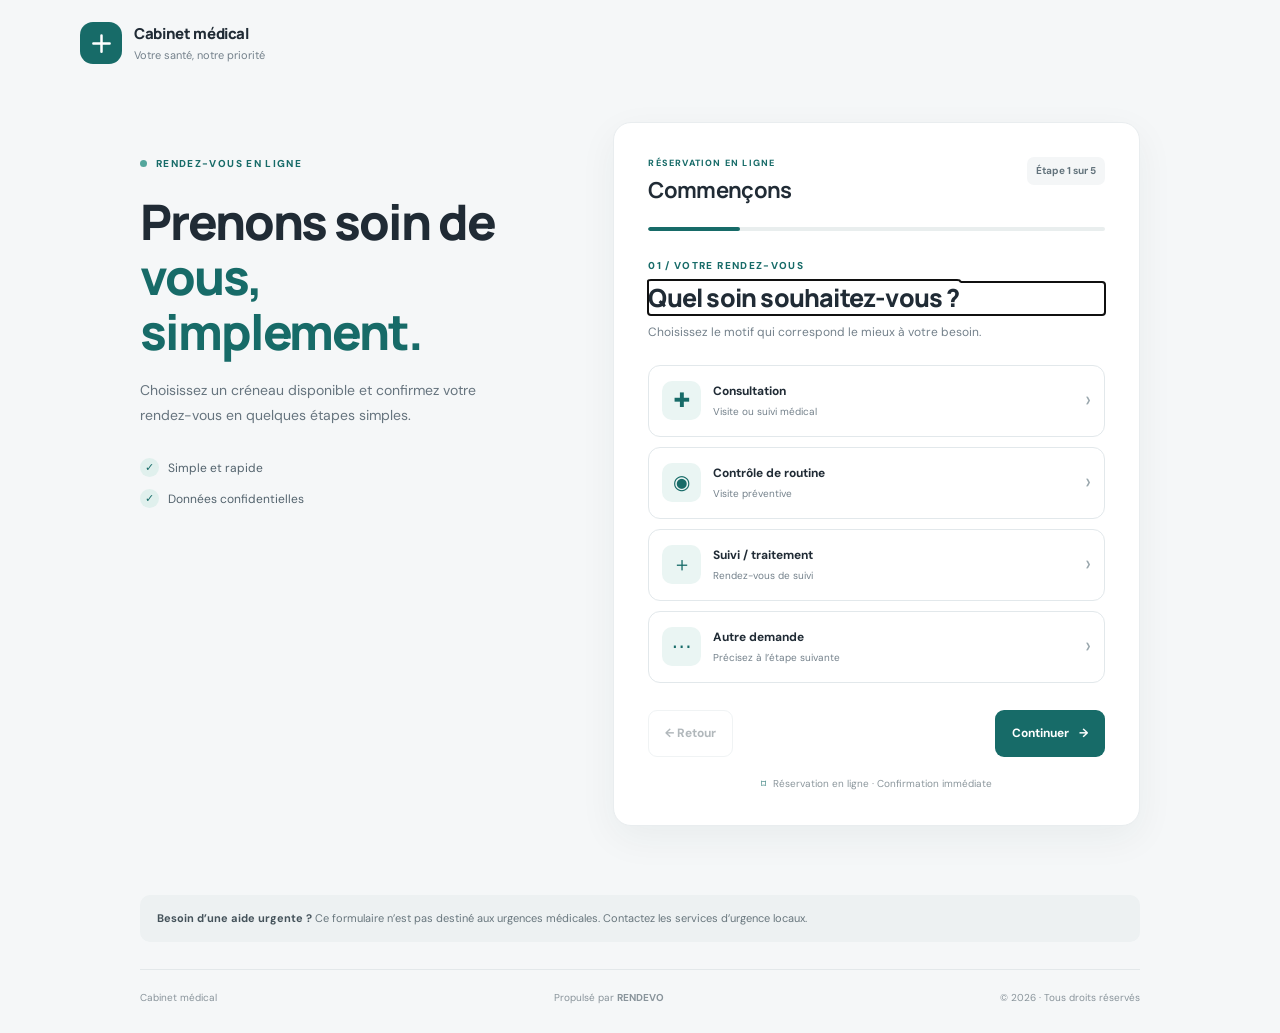
<file: index.html>
<!doctype html>
<html lang="fr">
<head>
  <meta charset="utf-8">
  <meta name="viewport" content="width=device-width, initial-scale=1">
  <meta name="theme-color" content="#f7f8fa">
  <meta name="description" content="Demandez un rendez-vous auprès de notre cabinet médical en quelques étapes simples.">
  <title>Prendre rendez-vous | Cabinet médical</title>
  <link rel="preconnect" href="https://fonts.googleapis.com">
  <link rel="preconnect" href="https://fonts.gstatic.com" crossorigin>
  <link href="https://fonts.googleapis.com/css2?family=DM+Sans:wght@400;500;600;700&family=Manrope:wght@400;500;600;700;800&display=swap" rel="stylesheet">
  <link rel="stylesheet" href="styles.css">
  <script src="config.js" defer></script>
  <script src="app.js" defer></script>
</head>
<body>
  <a class="skip-link" href="#booking">Passer au formulaire</a>
  <header class="site-header">
    <a class="brand" href="./" aria-label="Accueil du cabinet">
      <span class="brand-mark" aria-hidden="true">
        <svg viewBox="0 0 40 40" role="img"><path d="M20 7v26M7 20h26" fill="none" stroke="currentColor" stroke-width="4" stroke-linecap="round"/></svg>
      </span>
      <span class="brand-copy"><strong id="clinic-name">Cabinet médical</strong><small>Votre santé, notre priorité</small></span>
    </a>
    <a class="header-contact" id="header-phone" href="tel:" aria-label="Appeler le cabinet">
      <span class="contact-icon" aria-hidden="true">↗</span>
      <span><small>Une question ?</small><strong>Nous contacter</strong></span>
    </a>
  </header>

  <main id="booking" class="page-shell">
    <section class="intro" aria-labelledby="page-title">
      <p class="eyebrow"><span class="eyebrow-dot"></span> RENDEZ-VOUS EN LIGNE</p>
      <h1 id="page-title">Prenons soin de<br><span>vous, simplement.</span></h1>
      <p class="intro-copy">Choisissez un créneau disponible et confirmez votre rendez-vous en quelques étapes simples.</p>
      <div class="trust-row">
        <span><span class="trust-check" aria-hidden="true">✓</span> Simple et rapide</span>
        <span><span class="trust-check" aria-hidden="true">✓</span> Données confidentielles</span>
      </div>
    </section>

    <section class="booking-card" aria-labelledby="form-heading">
      <div class="card-topline">
        <div>
          <p class="card-kicker">RÉSERVATION EN LIGNE</p>
          <h2 id="form-heading">Commençons</h2>
        </div>
        <span class="step-counter" id="step-counter">Étape 1 sur 5</span>
      </div>

      <div class="progress-track" role="progressbar" aria-label="Progression du formulaire" aria-valuemin="1" aria-valuemax="5" aria-valuenow="1" id="progress-track">
        <span id="progress-fill"></span>
      </div>

      <div id="form-alert" class="form-alert" role="alert" hidden></div>

      <form id="appointment-form" novalidate>
        <div class="form-step is-active" data-step="1" aria-labelledby="step-title-1">
          <p class="step-label">01 / VOTRE RENDEZ-VOUS</p>
          <h3 id="step-title-1">Quel soin souhaitez-vous ?</h3>
          <p class="step-description">Choisissez le motif qui correspond le mieux à votre besoin.</p>
          <div class="choice-grid" id="service-options">
            <label class="choice-card"><input type="radio" name="service" value="Consultation générale" required><span class="choice-icon" aria-hidden="true">✚</span><span class="choice-text"><strong>Consultation</strong><small>Visite ou suivi médical</small></span><span class="choice-arrow" aria-hidden="true">›</span></label>
            <label class="choice-card"><input type="radio" name="service" value="Contrôle de routine" required><span class="choice-icon" aria-hidden="true">◉</span><span class="choice-text"><strong>Contrôle de routine</strong><small>Visite préventive</small></span><span class="choice-arrow" aria-hidden="true">›</span></label>
            <label class="choice-card"><input type="radio" name="service" value="Suivi / traitement" required><span class="choice-icon" aria-hidden="true">＋</span><span class="choice-text"><strong>Suivi / traitement</strong><small>Rendez-vous de suivi</small></span><span class="choice-arrow" aria-hidden="true">›</span></label>
            <label class="choice-card"><input type="radio" name="service" value="Autre demande" required><span class="choice-icon" aria-hidden="true">⋯</span><span class="choice-text"><strong>Autre demande</strong><small>Précisez à l’étape suivante</small></span><span class="choice-arrow" aria-hidden="true">›</span></label>
          </div>
        </div>

        <div class="form-step" data-step="2" aria-labelledby="step-title-2" hidden>
          <p class="step-label">02 / DATE ET HORAIRE</p>
          <h3 id="step-title-2">Quand êtes-vous disponible ?</h3>
          <p class="step-description">Choisissez une date pour afficher les horaires réellement disponibles.</p>
          <div class="field-group">
            <label for="preferred-date">Date souhaitée <span class="required">*</span></label>
            <input id="preferred-date" name="preferredDate" type="date" required>
            <small class="field-hint">Les dates passées ne sont pas acceptées.</small>
          </div>
          <div class="field-group">
            <label for="preferred-time">Heure disponible <span class="required">*</span></label>
            <select id="preferred-time" name="preferredTime" required disabled>
              <option value="">Choisissez d’abord une date</option>
            </select>
            <small class="field-hint" id="slot-status" aria-live="polite">Choisissez une date pour afficher les heures disponibles.</small>
          </div>
        </div>

        <div class="form-step" data-step="3" aria-labelledby="step-title-3" hidden>
          <p class="step-label">03 / VOS COORDONNÉES</p>
          <h3 id="step-title-3">Comment vous joindre ?</h3>
          <p class="step-description">Ces informations nous permettent de vous recontacter au sujet de votre demande.</p>
          <div class="field-group">
            <label for="full-name">Nom et prénom <span class="required">*</span></label>
            <input id="full-name" name="fullName" type="text" autocomplete="name" placeholder="Ex. Amine Benali" minlength="2" maxlength="100" required>
          </div>
          <div class="field-group">
            <label for="phone">Numéro de téléphone <span class="required">*</span></label>
            <input id="phone" name="phone" type="tel" inputmode="tel" autocomplete="tel" placeholder="Ex. 0550 12 34 56" maxlength="25" required>
            <small class="field-hint">Un numéro algérien ou international valide.</small>
          </div>
          <div class="field-group">
            <label for="email">Adresse e-mail <span class="required">*</span></label>
            <input id="email" name="email" type="email" autocomplete="email" placeholder="vous@exemple.com" maxlength="150" required>
          </div>
        </div>

        <div class="form-step" data-step="4" aria-labelledby="step-title-4" hidden>
          <p class="step-label">04 / INFORMATIONS COMPLÉMENTAIRES</p>
          <h3 id="step-title-4">Souhaitez-vous ajouter quelque chose ?</h3>
          <p class="step-description">Ne partagez pas de détails médicaux sensibles dans ce champ.</p>
          <div class="field-group">
            <label for="notes">Message au cabinet <span class="optional">(facultatif)</span></label>
            <textarea id="notes" name="notes" rows="5" maxlength="1000" placeholder="Une précision utile pour organiser votre rendez-vous…"></textarea>
            <div class="field-footer"><small class="field-hint">1 000 caractères maximum.</small><small id="notes-count">0 / 1000</small></div>
          </div>
          <div class="privacy-note"><span aria-hidden="true">⌑</span><p>Vos informations sont utilisées uniquement pour traiter votre demande de rendez-vous.</p></div>
        </div>

        <div class="form-step" data-step="5" aria-labelledby="step-title-5" hidden>
          <p class="step-label">05 / VÉRIFICATION</p>
          <h3 id="step-title-5">Confirmez votre rendez-vous</h3>
          <p class="step-description">Vérifiez vos informations et l’heure choisie avant de confirmer.</p>
          <dl class="review-list" id="review-list"></dl>
          <label class="consent-row"><input type="checkbox" id="privacy-consent" name="privacyConsent" required><span>J’accepte que le cabinet utilise ces informations pour traiter ma demande de rendez-vous. <span class="required">*</span></span></label>
          <p class="disclaimer">Votre créneau sera réservé immédiatement si les informations sont valides et que la disponibilité n’a pas changé.</p>
        </div>

        <div class="form-actions" id="form-actions">
          <button class="button button-secondary" id="back-button" type="button" disabled>← Retour</button>
          <button class="button button-primary" id="next-button" type="button">Continuer <span aria-hidden="true">→</span></button>
          <button class="button button-primary" id="submit-button" type="submit" hidden>Confirmer mon rendez-vous <span aria-hidden="true">→</span></button>
        </div>
        <p class="secure-footnote"><span aria-hidden="true">⌑</span> Réservation en ligne · Confirmation immédiate</p>
      </form>

      <section id="success-panel" class="success-panel" aria-labelledby="success-title" hidden>
        <div class="success-symbol" aria-hidden="true">✓</div>
        <p class="card-kicker">RÉSERVATION CONFIRMÉE</p>
        <h3 id="success-title">Votre rendez-vous est confirmé.</h3>
        <p id="success-message">Votre rendez-vous est confirmé. Conservez votre référence de réservation.</p>
        <p class="reference-line" id="request-reference" hidden></p>
        <button class="button button-secondary" id="new-request-button" type="button">Faire une nouvelle demande</button>
      </section>
    </section>
    <p class="emergency-note"><strong>Besoin d’une aide urgente ?</strong> Ce formulaire n’est pas destiné aux urgences médicales. Contactez les services d’urgence locaux.</p>
  </main>

  <footer class="site-footer">
    <span id="footer-clinic-name">Cabinet médical</span>
    <span>Propulsé par <strong>RENDEVO</strong></span>
    <span>© <span id="current-year"></span> · Tous droits réservés</span>
  </footer>
</body>
</html>
</file>
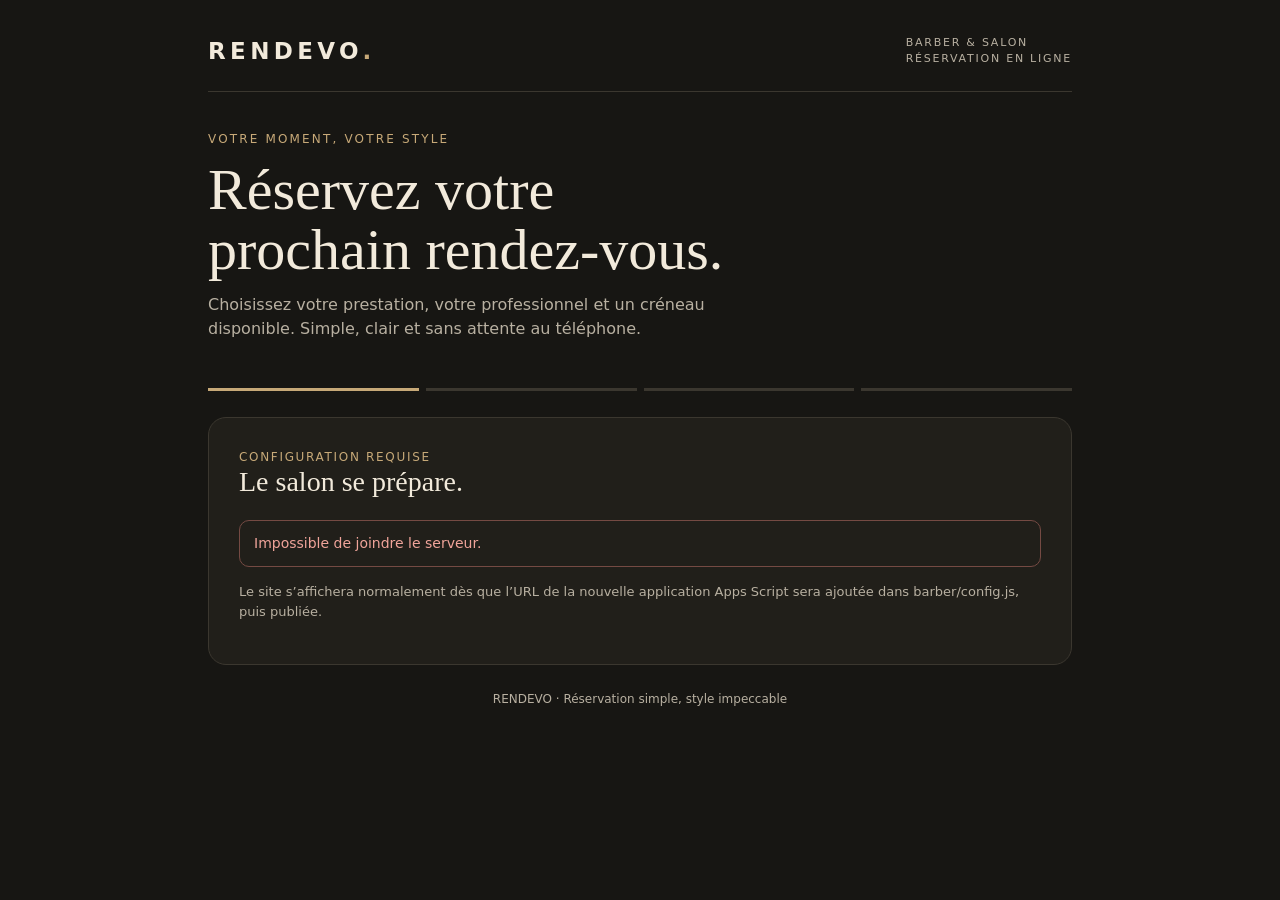
<file: barber/index.html>
<!doctype html>
<html lang="fr"><head><meta charset="utf-8"><meta name="viewport" content="width=device-width,initial-scale=1"><meta name="theme-color" content="#171613"><title>RENDEVO — Réservation</title><style>
:root{--bg:#171613;--panel:#211f1a;--cream:#f2eadb;--muted:#b8b0a1;--gold:#c7a978;--line:#3b372f;--red:#f0a49a}*{box-sizing:border-box}body{margin:0;background:var(--bg);color:var(--cream);font:16px/1.5 Inter,system-ui,-apple-system,Segoe UI,sans-serif}button,input,select,textarea{font:inherit}button{cursor:pointer}.wrap{max-width:900px;margin:auto;padding:24px 18px 64px}.top{display:flex;align-items:center;justify-content:space-between;border-bottom:1px solid var(--line);padding:10px 0 22px}.brand{font-size:23px;letter-spacing:.19em;font-weight:800}.brand span{color:var(--gold)}.tag{font-size:11px;color:var(--muted);letter-spacing:.16em;text-transform:uppercase}.hero{padding:38px 0 25px}.eyebrow{color:var(--gold);font-size:12px;letter-spacing:.18em;text-transform:uppercase}.hero h1{font:500 clamp(34px,7vw,58px)/1.05 Georgia,serif;margin:12px 0}.hero p{color:var(--muted);max-width:570px;margin:0}.progress{display:flex;gap:7px;margin:22px 0 26px}.progress i{height:3px;background:var(--line);flex:1}.progress i.on{background:var(--gold)}.panel{border:1px solid var(--line);background:var(--panel);border-radius:18px;padding:clamp(18px,4vw,30px)}.stephead{display:flex;justify-content:space-between;gap:15px;align-items:start;margin-bottom:22px}.stephead h2{font:500 28px Georgia,serif;margin:0}.stepnum{color:var(--gold);font-size:12px;letter-spacing:.14em}.cards{display:grid;grid-template-columns:repeat(auto-fit,minmax(190px,1fr));gap:11px}.choice{border:1px solid var(--line);background:#1b1a16;border-radius:12px;padding:16px;text-align:left;color:var(--cream);min-height:100px}.choice:hover,.choice.selected{border-color:var(--gold);background:#29251e}.choice strong{display:block;font-size:16px;margin-bottom:5px}.choice small{color:var(--muted)}.price{color:var(--gold);display:block;margin-top:12px}.fieldgrid{display:grid;grid-template-columns:1fr 1fr;gap:14px}.field{display:flex;flex-direction:column;gap:7px}.field.full{grid-column:1/-1}label{font-size:13px;color:var(--muted)}input,select,textarea{width:100%;background:#171613;color:var(--cream);border:1px solid var(--line);border-radius:10px;padding:13px;outline:none}input:focus,select:focus,textarea:focus{border-color:var(--gold)}.slots{display:grid;grid-template-columns:repeat(auto-fit,minmax(90px,1fr));gap:9px;margin-top:16px}.slot{padding:11px 6px;border:1px solid var(--line);background:#171613;border-radius:9px;color:var(--cream)}.slot.selected,.slot:hover{border-color:var(--gold);background:#30291f}.hint{color:var(--muted);font-size:13px}.actions{display:flex;justify-content:space-between;gap:12px;margin-top:26px}.btn{border-radius:999px;padding:12px 20px;border:1px solid var(--line);background:transparent;color:var(--cream);font-weight:650}.btn.primary{background:var(--gold);color:#191711;border-color:var(--gold)}.btn:disabled{opacity:.4;cursor:not-allowed}.notice{padding:12px 14px;border:1px solid var(--line);border-radius:10px;margin:15px 0;color:var(--muted);font-size:14px}.notice.error{border-color:#754a43;color:var(--red)}.summary{display:grid;gap:10px}.summary div{display:flex;justify-content:space-between;gap:15px;border-bottom:1px solid var(--line);padding:10px 0}.summary span{color:var(--muted)}.footer{text-align:center;color:var(--muted);font-size:12px;margin-top:25px}.hidden{display:none!important}@media(max-width:560px){.fieldgrid{grid-template-columns:1fr}.field.full{grid-column:auto}.top{align-items:start}.tag{text-align:right;max-width:130px}.hero{padding-top:29px}.actions .btn{padding:11px 15px}}
</style></head><body><main class="wrap"><header class="top"><div class="brand">RENDEVO<span>.</span></div><div class="tag">Barber & salon<br>Réservation en ligne</div></header><section class="hero"><div class="eyebrow">Votre moment, votre style</div><h1>Réservez votre<br>prochain rendez-vous.</h1><p>Choisissez votre prestation, votre professionnel et un créneau disponible. Simple, clair et sans attente au téléphone.</p></section><div class="progress" id="progress"><i class="on"></i><i></i><i></i><i></i></div><section class="panel"><div id="app"><div class="notice">Chargement des prestations…</div></div></section><div class="footer">RENDEVO · Réservation simple, style impeccable</div></main><script src="./config.js"></script><script>
const $=s=>document.querySelector(s);const state={step:0,service:"",staff:"",date:"",time:"",name:"",phone:"",email:"",notes:""};let config={services:[],staff:[],slots:[]};const esc=s=>String(s??"").replace(/[&<>"']/g,c=>({"&":"&amp;","<":"&lt;",">":"&gt;",'"':"&quot;","'":"&#39;"}[c]));const money=n=>Number(n||0).toLocaleString("fr-DZ")+" DA";function api(params){return new Promise((resolve,reject)=>{if(!window.RENDEVO_CONFIG?.API_URL||!window.RENDEVO_CONFIG.API_URL.startsWith("https://script.google.com/"))return reject(Error("Le backend n'est pas encore configuré."));const cb="rdv_"+Math.random().toString(36).slice(2);const timer=setTimeout(()=>{cleanup();reject(Error("Le serveur ne répond pas. Réessayez."))},15000);function cleanup(){clearTimeout(timer);delete window[cb];script.remove()}window[cb]=data=>{cleanup();data?.success?resolve(data):reject(Error(data?.message||"Une erreur est survenue."))};const u=new URL(window.RENDEVO_CONFIG.API_URL);Object.entries({...params,callback:cb}).forEach(([k,v])=>u.searchParams.set(k,v));const script=document.createElement("script");script.src=u.toString();script.onerror=()=>{cleanup();reject(Error("Impossible de joindre le serveur."))};document.body.appendChild(script)})}
function currentService(){return config.services.find(x=>x.id===state.service)}function currentStaff(){return config.staff.find(x=>x.id===state.staff)}function render(){[...$("#progress").children].forEach((e,i)=>e.classList.toggle("on",i<=state.step));const root=$("#app");if(state.step===0){root.innerHTML='<div class="stephead"><div><div class="stepnum">ÉTAPE 01 / 04</div><h2>Choisissez votre prestation</h2></div></div><div class="cards">'+config.services.map(s=>'<button class="choice '+(state.service===s.id?'selected':'')+'" data-service="'+esc(s.id)+'"><strong>'+esc(s.name)+'</strong><small>'+esc(s.duration)+' min</small><span class="price">'+money(s.price)+'</span></button>').join("")+'</div>'+(!config.services.length?'<div class="notice">Aucune prestation active. Demandez au salon de configurer ses services.</div>':'')+actions(false,"Continuer",!!state.service)}
else if(state.step===1){root.innerHTML='<div class="stephead"><div><div class="stepnum">ÉTAPE 02 / 04</div><h2>Choisissez votre professionnel</h2></div></div><div class="cards"><button class="choice '+(state.staff==="any"?'selected':'')+'" data-staff="any"><strong>Premier disponible</strong><small>Le professionnel disponible le plus tôt</small></button>'+config.staff.map(s=>'<button class="choice '+(state.staff===s.id?'selected':'')+'" data-staff="'+esc(s.id)+'"><strong>'+esc(s.name)+'</strong><small>'+esc(s.role||"Professionnel")+'</small></button>').join("")+'</div>'+actions(true,"Choisir un créneau",!!state.staff)}
else if(state.step===2){root.innerHTML='<div class="stephead"><div><div class="stepnum">ÉTAPE 03 / 04</div><h2>Date et horaire</h2></div></div><div class="field"><label for="date">Date souhaitée</label><input id="date" type="date" min="'+new Date(Date.now()-new Date().getTimezoneOffset()*60000).toISOString().slice(0,10)+'" value="'+esc(state.date)+'"></div><div id="slotarea"><p class="hint">Sélectionnez une date pour afficher les créneaux disponibles.</p></div>'+actions(true,"Continuer",!!(state.date&&state.time))}
else if(state.step===3){root.innerHTML='<div class="stephead"><div><div class="stepnum">ÉTAPE 04 / 04</div><h2>Vos coordonnées</h2></div></div><div class="fieldgrid"><div class="field"><label for="name">Nom et prénom *</label><input id="name" maxlength="100" autocomplete="name" value="'+esc(state.name)+'" required></div><div class="field"><label for="phone">Téléphone *</label><input id="phone" type="tel" maxlength="30" autocomplete="tel" value="'+esc(state.phone)+'" required placeholder="06 xx xx xx xx"></div><div class="field full"><label for="email">E-mail (facultatif)</label><input id="email" type="email" maxlength="150" autocomplete="email" value="'+esc(state.email)+'"></div><div class="field full"><label for="notes">Précisions (facultatif)</label><textarea id="notes" maxlength="500" rows="3" placeholder="Ex. : coupe souhaitée…">'+esc(state.notes)+'</textarea></div></div><div class="notice" id="review"></div>'+actions(true,"Confirmer le rendez-vous",true)}
}
function actions(back,next,enabled){return '<div class="actions">'+(back?'<button class="btn" data-back>← Retour</button>':'<span></span>')+'<button class="btn primary" data-next '+(!enabled?'disabled':'')+'>'+next+' →</button></div>'}
function showSlots(slots){const a=$("#slotarea");if(!a)return;config.slots=slots;a.innerHTML=slots.length?'<p class="hint">Choisissez un créneau disponible.</p><div class="slots">'+slots.map(t=>'<button class="slot '+(state.time===t?'selected':'')+'" data-time="'+esc(t)+'">'+esc(t)+'</button>').join("")+'</div>':'<div class="notice">Aucun créneau disponible à cette date. Essayez une autre date ou un autre professionnel.</div>';const n=$('[data-next]');if(n)n.disabled=!state.time}
function message(text,error=false){let n=$("#msg");if(!n){n=document.createElement("div");n.id="msg";$("#app").prepend(n)}n.className="notice"+(error?" error":"");n.textContent=text}
$("#app").addEventListener("click",async e=>{const s=e.target.closest("[data-service]");if(s){state.service=s.dataset.service;state.time="";render();return}const st=e.target.closest("[data-staff]");if(st){state.staff=st.dataset.staff;state.time="";render();return}const tm=e.target.closest("[data-time]");if(tm){state.time=tm.dataset.time;render();await loadSlots(false);return}if(e.target.closest("[data-back]")){state.step=Math.max(0,state.step-1);render();return}if(e.target.closest("[data-next]")){if(state.step===0&&!state.service)return;if(state.step===1&&!state.staff)return;if(state.step===2&&(!state.date||!state.time))return;if(state.step===3){state.name=$("#name").value.trim();state.phone=$("#phone").value.trim();state.email=$("#email").value.trim();state.notes=$("#notes").value.trim();if(state.name.length<2||state.phone.length<6){message("Veuillez saisir un nom et un numéro de téléphone valides.",true);return}if(state.email&&!/^[^\s@]+@[^\s@]+\.[^\s@]+$/.test(state.email)){message("Vérifiez votre adresse e-mail.",true);return}await book();return}state.step++;render();if(state.step===2){const d=$("#date");d.addEventListener("change",async()=>{state.date=d.value;state.time="";await loadSlots(true)});if(state.date){d.value=state.date;await loadSlots(true)}}if(state.step===3){$("#review").textContent=currentService().name+" · "+(state.staff==="any"?"Premier disponible":currentStaff()?.name)+" · "+state.date+" à "+state.time+" · "+money(currentService().price)}}});
async function loadSlots(repaint){const d=$("#date");if(d)state.date=d.value;if(!state.date)return;const area=$("#slotarea");area.innerHTML='<div class="notice">Recherche des disponibilités…</div>';try{const r=await api({action:"availability",date:state.date,serviceId:state.service,staffId:state.staff});showSlots(r.slots||[])}catch(err){area.innerHTML='<div class="notice error">'+esc(err.message)+'</div>'}}
async function book(){const b=$('[data-next]');b.disabled=true;b.textContent="Confirmation…";try{const r=await api({action:"book",serviceId:state.service,staffId:state.staff,date:state.date,time:state.time,name:state.name,phone:state.phone,email:state.email,notes:state.notes});$("#progress").classList.add("hidden");$("#app").innerHTML='<div class="eyebrow">Rendez-vous enregistré</div><h2 style="font:500 32px Georgia,serif">C’est réservé.</h2><p class="hint">Conservez votre référence. Contactez le salon pour toute modification.</p><div class="summary"><div><span>Référence</span><strong>'+esc(r.reference)+'</strong></div><div><span>Prestation</span><strong>'+esc(currentService().name)+'</strong></div><div><span>Professionnel</span><strong>'+esc(r.staffName||"À confirmer")+'</strong></div><div><span>Date et heure</span><strong>'+esc(state.date)+" · "+esc(state.time)+'</strong></div><div><span>Prix indicatif</span><strong>'+money(currentService().price)+'</strong></div></div><p class="hint">Besoin d’annuler ? Utilisez ce lien privé : <a style="color:var(--gold)" href="./cancel.html?reference='+encodeURIComponent(r.reference)+'&token='+encodeURIComponent(r.cancelToken)+'">annuler ce rendez-vous</a>. Gardez-le confidentiel.</p>'}catch(err){render();message(err.message,true)}}
async function init(){try{const r=await api({action:"config"});config.services=r.services||[];config.staff=r.staff||[];render()}catch(e){$("#app").innerHTML='<div class="stephead"><div><div class="stepnum">CONFIGURATION REQUISE</div><h2>Le salon se prépare.</h2></div></div><div class="notice error">'+esc(e.message)+'</div><p class="hint">Le site s’affichera normalement dès que l’URL de la nouvelle application Apps Script sera ajoutée dans barber/config.js, puis publiée.</p>'}}init();
</script></body></html>
</file>
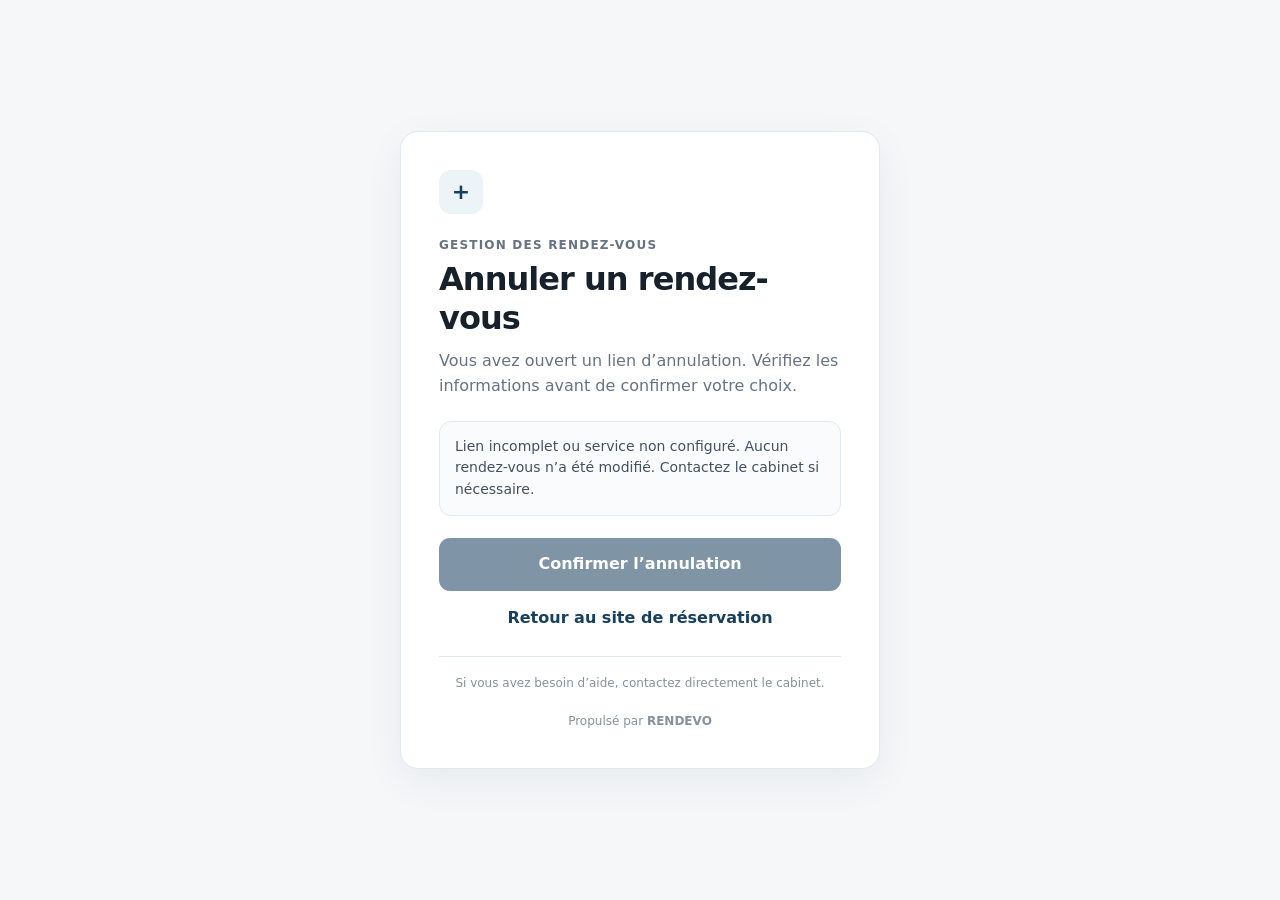
<file: cancel.html>
<!doctype html>
<html lang="fr">
<head>
  <meta charset="utf-8">
  <meta name="viewport" content="width=device-width, initial-scale=1">
  <meta name="theme-color" content="#f7f8fa">
  <title>Annulation de rendez-vous</title>
  <style>
    :root{color-scheme:light;--ink:#17212b;--muted:#667382;--line:#e3e8ee;--paper:#fff;--bg:#f5f7f9;--accent:#173f5f;--soft:#edf4f8}
    *{box-sizing:border-box}
    body{margin:0;min-height:100vh;background:var(--bg);color:var(--ink);font:16px/1.55 system-ui,-apple-system,BlinkMacSystemFont,"Segoe UI",sans-serif;display:grid;place-items:center;padding:24px}
    main{width:min(100%,480px);background:var(--paper);border:1px solid var(--line);border-radius:18px;padding:clamp(24px,6vw,38px);box-shadow:0 12px 40px rgba(20,40,60,.06)}
    .mark{width:44px;height:44px;border-radius:12px;background:var(--soft);display:grid;place-items:center;color:var(--accent);font-size:22px;font-weight:700}
    .eyebrow{margin:22px 0 6px;color:var(--muted);font-size:12px;font-weight:700;letter-spacing:.1em;text-transform:uppercase}
    h1{font-size:clamp(25px,6vw,32px);line-height:1.2;letter-spacing:-.03em;margin:0 0 12px}
    p{margin:0 0 16px;color:var(--muted)}
    .notice{margin:22px 0;padding:14px 15px;border:1px solid var(--line);border-radius:12px;background:#fafbfd;color:#44515f;font-size:14px}
    button{width:100%;border:0;border-radius:11px;padding:14px 18px;background:var(--accent);color:white;font:inherit;font-weight:650;cursor:pointer}
    button:disabled{opacity:.55;cursor:not-allowed}
    .secondary{display:block;margin-top:15px;text-align:center;color:var(--accent);font-weight:600;text-decoration:none}
    .status{margin-top:16px;font-size:14px;color:var(--muted);overflow-wrap:anywhere}
    .hidden{display:none}
    footer{margin-top:26px;border-top:1px solid var(--line);padding-top:17px;color:#87919c;font-size:12px;text-align:center}
  </style>
</head>
<body>
  <main>
    <div class="mark" aria-hidden="true">+</div>
    <div class="eyebrow">Gestion des rendez-vous</div>
    <h1>Annuler un rendez-vous</h1>
    <p>Vous avez ouvert un lien d’annulation. Vérifiez les informations avant de confirmer votre choix.</p>
    <div class="notice" id="notice" role="status">La vérification sécurisée de ce lien n’est pas encore activée. Votre rendez-vous n’a pas été modifié.</div>
    <button id="cancelButton" type="button" disabled>Confirmer l’annulation</button>
    <a class="secondary" href="./index.html">Retour au site de réservation</a>
    <p class="status" id="status" aria-live="polite"></p>
    <footer>Si vous avez besoin d’aide, contactez directement le cabinet.<br><br>Propulsé par <strong>RENDEVO</strong></footer>
  </main>
  <script src="./config.js"></script>
  <script>
    // The server verifies the one-time token; a booking reference alone is never enough.
    (function () {
      const notice = document.getElementById("notice");
      const button = document.getElementById("cancelButton");
      const status = document.getElementById("status");
      const params = new URLSearchParams(window.location.search);
      const reference = params.get("ref");
      const token = params.get("token");

      const endpoint = window.BOOKING_CONFIG && window.BOOKING_CONFIG.appsScriptUrl;
      if (!reference || !token || !endpoint) {
        notice.textContent = "Lien incomplet ou service non configuré. Aucun rendez-vous n’a été modifié. Contactez le cabinet si nécessaire.";
        button.disabled = true;
      } else {
        notice.textContent = "Référence : " + reference + ". Si vous confirmez, le rendez-vous sera annulé et le lien ne pourra plus être réutilisé.";
        button.disabled = false;
      }
      button.addEventListener("click", async function () {
        if (!reference || !token || !endpoint || button.disabled) return;
        const accepted = window.confirm("Confirmez-vous l’annulation de ce rendez-vous ? Cette action ne peut pas être annulée ici.");
        if (!accepted) return;
        button.disabled = true;
        button.textContent = "Annulation en cours…";
        status.textContent = "";
        try {
          const response = await fetch(endpoint, {
            method: "POST",
            redirect: "follow",
            headers: { "Content-Type": "text/plain;charset=utf-8" },
            body: JSON.stringify({ action: "cancel", reference: reference, token: token })
          });
          if (!response.ok) throw new Error("Le service est temporairement indisponible.");
          const result = await response.json();
          if (!result || result.success !== true) throw new Error(result && result.message ? result.message : "L’annulation n’a pas abouti.");
          notice.textContent = result.message || "Votre rendez-vous a été annulé.";
          button.textContent = "Rendez-vous annulé";
          status.textContent = "Vous pouvez fermer cette page.";
        } catch (error) {
          button.disabled = false;
          button.textContent = "Réessayer l’annulation";
          status.textContent = (error && error.message ? error.message : "Erreur de connexion.") + " Si le problème persiste, contactez le cabinet. Vérifiez le statut dans le tableau avant de réessayer.";
        }
      });
    })();
  </script>
</body>
</html>
</file>
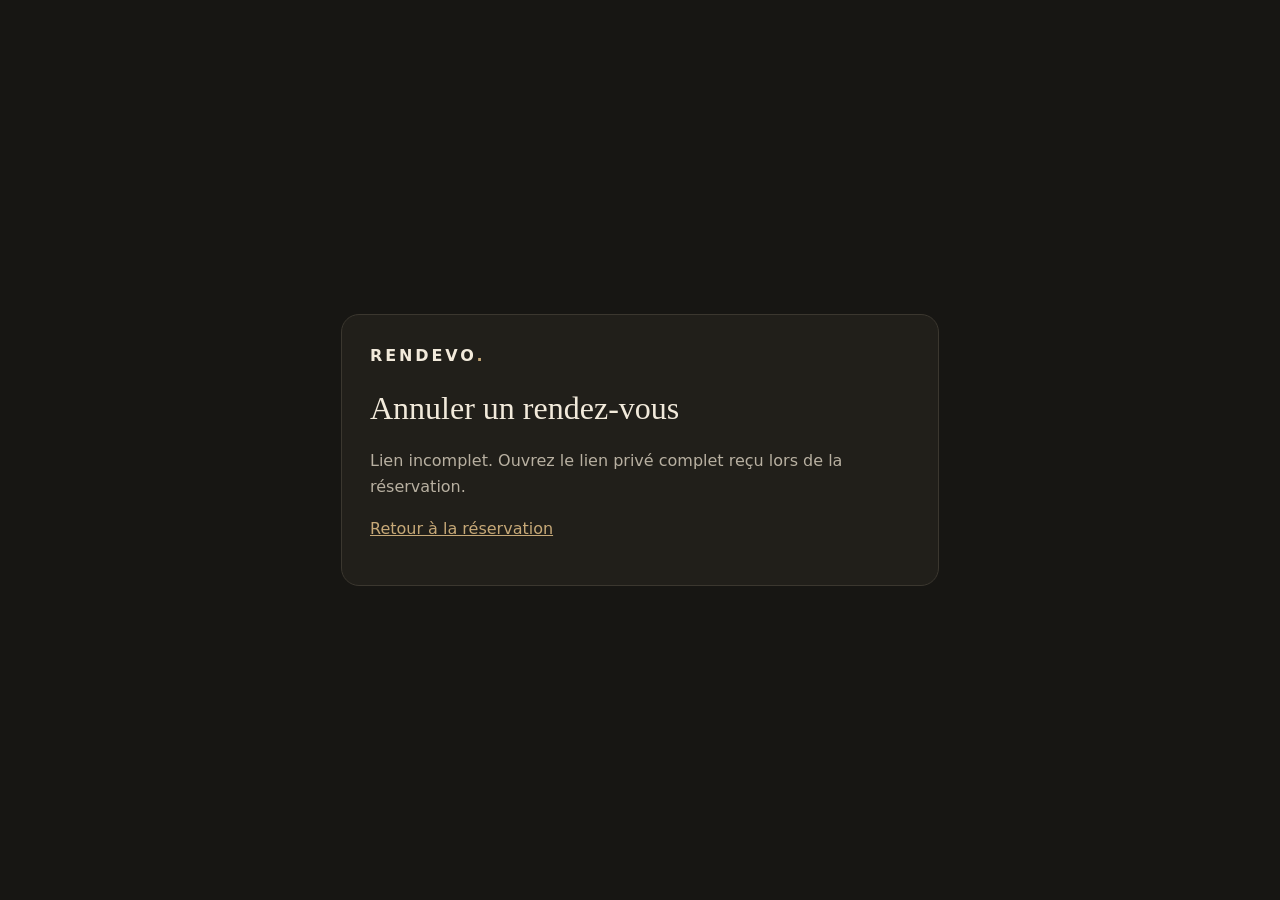
<file: barber/cancel.html>
<!doctype html><html lang="fr"><head><meta charset="utf-8"><meta name="viewport" content="width=device-width,initial-scale=1"><title>Annulation — RENDEVO</title><style>body{margin:0;background:#171613;color:#f2eadb;font:16px/1.6 system-ui,sans-serif;display:grid;min-height:100vh;place-items:center}.card{width:min(540px,calc(100% - 36px));padding:28px;border:1px solid #3b372f;border-radius:18px;background:#211f1a}h1{font:500 32px Georgia,serif}.brand{letter-spacing:.18em;font-weight:800}.brand span{color:#c7a978}.msg{color:#b8b0a1}.btn{background:#c7a978;color:#191711;border:0;border-radius:30px;padding:12px 18px;font-weight:700;cursor:pointer}a{color:#c7a978}</style></head><body><main class="card"><div class="brand">RENDEVO<span>.</span></div><h1>Annuler un rendez-vous</h1><p class="msg" id="status">Vérification du lien…</p><button class="btn" id="cancel" hidden>Confirmer l’annulation</button><p><a href="./">Retour à la réservation</a></p></main><script src="./config.js"></script><script>const q=new URLSearchParams(location.search),ref=q.get("reference"),token=q.get("token"),status=document.querySelector("#status"),btn=document.querySelector("#cancel");function call(params){return new Promise((resolve,reject)=>{if(!window.RENDEVO_CONFIG?.API_URL||!window.RENDEVO_CONFIG.API_URL.startsWith("https://script.google.com/"))return reject(Error("Le backend n’est pas encore configuré."));const cb="cancel_"+Math.random().toString(36).slice(2),u=new URL(window.RENDEVO_CONFIG.API_URL);Object.entries({...params,callback:cb}).forEach(([k,v])=>u.searchParams.set(k,v));const s=document.createElement("script"),t=setTimeout(()=>{delete window[cb];s.remove();reject(Error("Délai dépassé."))},15000);function done(){clearTimeout(t);delete window[cb];s.remove()}window[cb]=d=>{done();d?.success?resolve(d):reject(Error(d?.message||"Erreur"))};s.onerror=()=>{done();reject(Error("Serveur inaccessible."))};s.src=u.toString();document.body.appendChild(s)})}if(ref&&token){status.textContent="Référence : "+ref+". Confirmez uniquement si vous souhaitez annuler.";btn.hidden=false}else status.textContent="Lien incomplet. Ouvrez le lien privé complet reçu lors de la réservation.";btn.onclick=async()=>{btn.disabled=true;status.textContent="Annulation en cours…";try{const r=await call({action:"cancel",reference:ref,token});status.textContent=r.message;btn.hidden=true}catch(e){status.textContent=e.message;btn.disabled=false}}</script></body></html>
</file>
<file: styles.css>
:root {
  color-scheme: light;
  --ink: #202b35;
  --muted: #74818b;
  --line: #e2e8eb;
  --paper: #ffffff;
  --canvas: #f5f7f8;
  --teal: #176b68;
  --teal-dark: #105653;
  --teal-soft: #eaf5f3;
  --danger: #b42318;
  --radius: 18px;
  font-family: "DM Sans", system-ui, -apple-system, BlinkMacSystemFont, "Segoe UI", sans-serif;
  font-synthesis: none;
  text-rendering: optimizeLegibility;
  -webkit-font-smoothing: antialiased;
  -moz-osx-font-smoothing: grayscale;
}
* { box-sizing: border-box; }
html { min-width: 320px; background: var(--canvas); scroll-behavior: auto; }
body { margin: 0; color: var(--ink); background: var(--canvas); font-size: 15px; line-height: 1.55; }
button, input, textarea, select { font: inherit; }
button, a, input, textarea, select { -webkit-tap-highlight-color: transparent; }
a { color: inherit; }
button:focus-visible, a:focus-visible, input:focus-visible, textarea:focus-visible, select:focus-visible { outline: 3px solid #8ac8c2; outline-offset: 3px; }
[hidden] { display: none !important; }
.skip-link { position: absolute; z-index: 10; top: 8px; left: 8px; padding: 10px 14px; transform: translateY(-150%); background: white; border: 1px solid var(--line); border-radius: 8px; }
.skip-link:focus { transform: translateY(0); }
.site-header { width: min(1120px, calc(100% - 48px)); margin: 0 auto; min-height: 86px; display: flex; align-items: center; justify-content: space-between; gap: 20px; }
.brand { display: inline-flex; align-items: center; gap: 12px; text-decoration: none; min-width: 0; }
.brand-mark { width: 42px; height: 42px; display: grid; place-items: center; color: white; background: var(--teal); border-radius: 13px; flex: 0 0 auto; }
.brand-mark svg { width: 25px; height: 25px; }
.brand-copy { display: flex; flex-direction: column; line-height: 1.3; }
.brand-copy strong { font-family: Manrope, sans-serif; font-size: 15px; font-weight: 800; letter-spacing: -.35px; }
.brand-copy small { margin-top: 4px; color: var(--muted); font-size: 11px; }
.header-contact { display: flex; align-items: center; gap: 10px; text-decoration: none; }
.contact-icon { width: 37px; height: 37px; display: grid; place-items: center; border: 1px solid var(--line); border-radius: 50%; color: var(--teal); background: white; font-size: 18px; }
.header-contact span:last-child { display: flex; flex-direction: column; line-height: 1.35; }
.header-contact small { color: var(--muted); font-size: 11px; }
.header-contact strong { font-size: 12px; font-weight: 700; }
.page-shell { width: min(1000px, calc(100% - 40px)); margin: 36px auto 0; display: grid; grid-template-columns: minmax(0, .86fr) minmax(0, 1.14fr); align-items: start; gap: clamp(30px, 6vw, 76px); }
.intro { padding-top: 34px; }
.eyebrow, .card-kicker, .step-label { margin: 0; color: var(--teal); font-size: 10px; font-weight: 800; letter-spacing: 1.35px; }
.eyebrow { display: flex; align-items: center; gap: 9px; }
.eyebrow-dot { width: 7px; height: 7px; border-radius: 50%; background: #53a69c; }
h1, h2, h3, p { overflow-wrap: anywhere; }
h1 { margin: 22px 0 18px; font-family: Manrope, sans-serif; font-size: clamp(34px, 4.3vw, 49px); font-weight: 800; letter-spacing: -2.1px; line-height: 1.13; }
h1 span { color: var(--teal); }
.intro-copy { max-width: 360px; margin: 0; color: #66747e; font-size: 14px; line-height: 1.85; }
.trust-row { display: flex; flex-direction: column; gap: 12px; margin-top: 29px; color: #53636d; font-size: 12px; }
.trust-row > span { display: flex; align-items: center; gap: 9px; }
.trust-check { display: grid; place-items: center; width: 19px; height: 19px; border-radius: 50%; background: #e0f0ed; color: var(--teal); font-size: 11px; font-weight: 800; }
.booking-card { min-width: 0; padding: clamp(22px, 3.4vw, 34px); background: var(--paper); border: 1px solid #e9edef; border-radius: var(--radius); box-shadow: 0 12px 38px rgba(25, 48, 56, .055); }
.card-topline { display: flex; justify-content: space-between; align-items: flex-start; gap: 12px; }
.card-kicker { font-size: 9px; letter-spacing: 1.2px; }
.card-topline h2 { margin: 5px 0 0; font-family: Manrope, sans-serif; font-size: 22px; line-height: 1.3; letter-spacing: -.65px; }
.step-counter { flex: 0 0 auto; padding: 6px 9px; color: #63737c; background: #f4f6f7; border-radius: 7px; font-size: 10px; font-weight: 700; }
.progress-track { height: 4px; margin: 22px 0 27px; overflow: hidden; background: #e9eeee; border-radius: 99px; }
.progress-track span { display: block; width: 20%; height: 100%; background: var(--teal); border-radius: inherit; }
.form-step h3, .success-panel h3 { margin: 9px 0 7px; font-family: Manrope, sans-serif; font-size: clamp(21px, 2.7vw, 25px); font-weight: 800; letter-spacing: -.8px; line-height: 1.3; }
.step-description { margin: 0 0 22px; color: var(--muted); font-size: 12px; line-height: 1.75; }
.choice-grid { display: grid; gap: 10px; }
.choice-card { position: relative; display: flex; align-items: center; gap: 12px; min-height: 72px; padding: 13px; border: 1px solid var(--line); border-radius: 12px; cursor: pointer; transition: border-color .12s ease, background-color .12s ease; }
.choice-card:has(input:checked) { border-color: var(--teal); background: #f3faf8; box-shadow: inset 0 0 0 1px var(--teal); }
.choice-card:focus-within { outline: 3px solid #b8deda; outline-offset: 2px; }
.choice-card input { position: absolute; opacity: 0; pointer-events: none; }
.choice-icon { display: grid; place-items: center; width: 39px; height: 39px; flex: 0 0 auto; color: var(--teal); background: var(--teal-soft); border-radius: 10px; font-size: 20px; }
.choice-text { display: flex; min-width: 0; flex: 1; flex-direction: column; gap: 3px; }
.choice-text strong { font-size: 12px; font-weight: 700; }
.choice-text small { color: var(--muted); font-size: 10px; }
.choice-arrow { color: #9aa7ad; font-size: 22px; }
.field-group { display: flex; flex-direction: column; gap: 8px; margin: 0 0 20px; }
.field-group > label, .fieldset-reset legend { color: #35434c; font-size: 12px; font-weight: 700; }
.required { color: #bd5149; }
.optional { color: #89949b; font-size: 10px; font-weight: 500; }
.field-group input, .field-group textarea, .field-group select { width: 100%; min-width: 0; padding: 13px 14px; color: var(--ink); background: #fff; border: 1px solid #dce4e7; border-radius: 9px; outline: none; font-size: 13px; }
.field-group input, .field-group select { min-height: 47px; }
.field-group textarea { min-height: 115px; resize: vertical; }
.field-group input::placeholder, .field-group textarea::placeholder { color: #a3adb2; }
.field-group input:focus, .field-group textarea:focus, .field-group select:focus { border-color: var(--teal); box-shadow: 0 0 0 3px #e5f3f1; }
.field-group select:disabled { color: #89949b; background: #f8fafb; cursor: wait; }
.field-hint { color: #89949b; font-size: 10px; }
.fieldset-reset { min-width: 0; padding: 0; border: 0; }
.fieldset-reset legend { margin-bottom: 10px; }
.time-grid { display: grid; grid-template-columns: repeat(3, minmax(0, 1fr)); gap: 8px; }
.time-option { cursor: pointer; }
.time-option input { position: absolute; opacity: 0; }
.time-option span { display: grid; min-height: 46px; place-items: center; padding: 8px 4px; border: 1px solid var(--line); border-radius: 9px; color: #52616a; font-size: 10px; text-align: center; }
.time-option input:checked + span { border-color: var(--teal); color: var(--teal-dark); background: var(--teal-soft); font-weight: 700; }
.time-option input:focus-visible + span { outline: 3px solid #8ac8c2; outline-offset: 2px; }
.field-footer { display: flex; justify-content: space-between; gap: 12px; }
.field-footer > small:last-child { color: #89949b; font-size: 10px; }
.privacy-note { display: flex; align-items: flex-start; gap: 11px; padding: 13px; background: #f5f8f8; border-radius: 10px; color: #66747e; }
.privacy-note > span { color: var(--teal); font-size: 18px; line-height: 1; }
.privacy-note p { margin: 0; font-size: 10px; line-height: 1.7; }
.form-actions { display: flex; justify-content: space-between; gap: 12px; margin-top: 27px; }
.button { display: inline-flex; justify-content: center; align-items: center; gap: 10px; min-height: 47px; padding: 11px 16px; border: 1px solid transparent; border-radius: 9px; cursor: pointer; font-size: 12px; font-weight: 700; }
.button:disabled { cursor: not-allowed; opacity: .42; }
.button-primary { color: white; background: var(--teal); }
.button-primary:hover:not(:disabled) { background: var(--teal-dark); }
.button-secondary { color: #485760; background: white; border-color: #dce4e7; }
.button-secondary:hover:not(:disabled) { background: #f6f8f8; }
.secure-footnote { display: flex; justify-content: center; align-items: center; gap: 7px; margin: 19px 0 0; color: #8b969c; font-size: 10px; text-align: center; }
.secure-footnote span { color: var(--teal); }
.form-alert { margin: 0 0 18px; padding: 11px 13px; color: #8e241c; background: #fff1f0; border: 1px solid #f3cfcc; border-radius: 9px; font-size: 12px; }
.review-list { margin: 0 0 22px; border-top: 1px solid var(--line); }
.review-row { display: grid; grid-template-columns: minmax(95px, .8fr) minmax(0, 1.2fr); gap: 12px; padding: 12px 0; border-bottom: 1px solid var(--line); }
.review-row dt { color: var(--muted); font-size: 11px; }
.review-row dd { margin: 0; color: #34434b; font-size: 11px; font-weight: 700; overflow-wrap: anywhere; }
.consent-row { display: flex; align-items: flex-start; gap: 10px; color: #5d6a72; font-size: 11px; line-height: 1.7; cursor: pointer; }
.consent-row input { flex: 0 0 auto; width: 17px; height: 17px; margin-top: 2px; accent-color: var(--teal); }
.disclaimer { margin: 15px 0 0; padding-left: 12px; border-left: 2px solid #a7cfca; color: #78858c; font-size: 10px; line-height: 1.7; }
.success-panel { padding: 20px 0 2px; text-align: center; }
.success-symbol { display: grid; place-items: center; width: 54px; height: 54px; margin: 0 auto 18px; border-radius: 50%; color: var(--teal); background: var(--teal-soft); font-size: 25px; font-weight: 700; }
.success-panel > p:not(.card-kicker) { color: var(--muted); font-size: 12px; line-height: 1.8; }
.success-panel .button { width: 100%; margin-top: 14px; }
.reference-line { padding: 9px; border-radius: 7px; background: #f4f7f7; font-weight: 700; }
.emergency-note { grid-column: 1 / -1; margin: -7px 0 0; padding: 14px 17px; color: #68767d; background: #edf1f2; border-radius: 10px; font-size: 11px; line-height: 1.7; }
.emergency-note strong { color: #44525a; }
.site-footer { width: min(1000px, calc(100% - 40px)); display: flex; justify-content: space-between; gap: 15px; margin: 27px auto 0; padding: 20px 0 28px; border-top: 1px solid #e3e8ea; color: #89949b; font-size: 10px; }
@media (max-width: 760px) {
  .site-header { width: calc(100% - 32px); min-height: 72px; }
  .brand-mark { width: 38px; height: 38px; }
  .page-shell { width: min(520px, calc(100% - 28px)); grid-template-columns: minmax(0, 1fr); gap: 23px; margin-top: 18px; }
  .intro { padding-top: 8px; }
  h1 { margin: 15px 0 11px; font-size: clamp(34px, 8vw, 43px); letter-spacing: -1.7px; }
  .intro-copy { max-width: 470px; font-size: 13px; }
  .trust-row { flex-direction: row; flex-wrap: wrap; gap: 10px 18px; margin-top: 16px; }
  .booking-card { padding: 22px 19px; }
  .emergency-note { margin-top: -5px; }
  .site-footer { width: calc(100% - 32px); }
}
@media (max-width: 420px) {
  .header-contact { gap: 7px; }
  .contact-icon { width: 33px; height: 33px; }
  .header-contact small { font-size: 10px; }
  .header-contact strong { font-size: 11px; }
  .brand-copy strong { font-size: 13px; }
  .brand-copy small { font-size: 10px; }
  .time-grid { grid-template-columns: 1fr; }
  .time-option span { min-height: 42px; }
  .form-actions { gap: 8px; }
  .button { padding: 10px 12px; }
}
@media (prefers-reduced-motion: reduce) {
  *, *::before, *::after { scroll-behavior: auto !important; transition-duration: 0s !important; }
}
</file>
